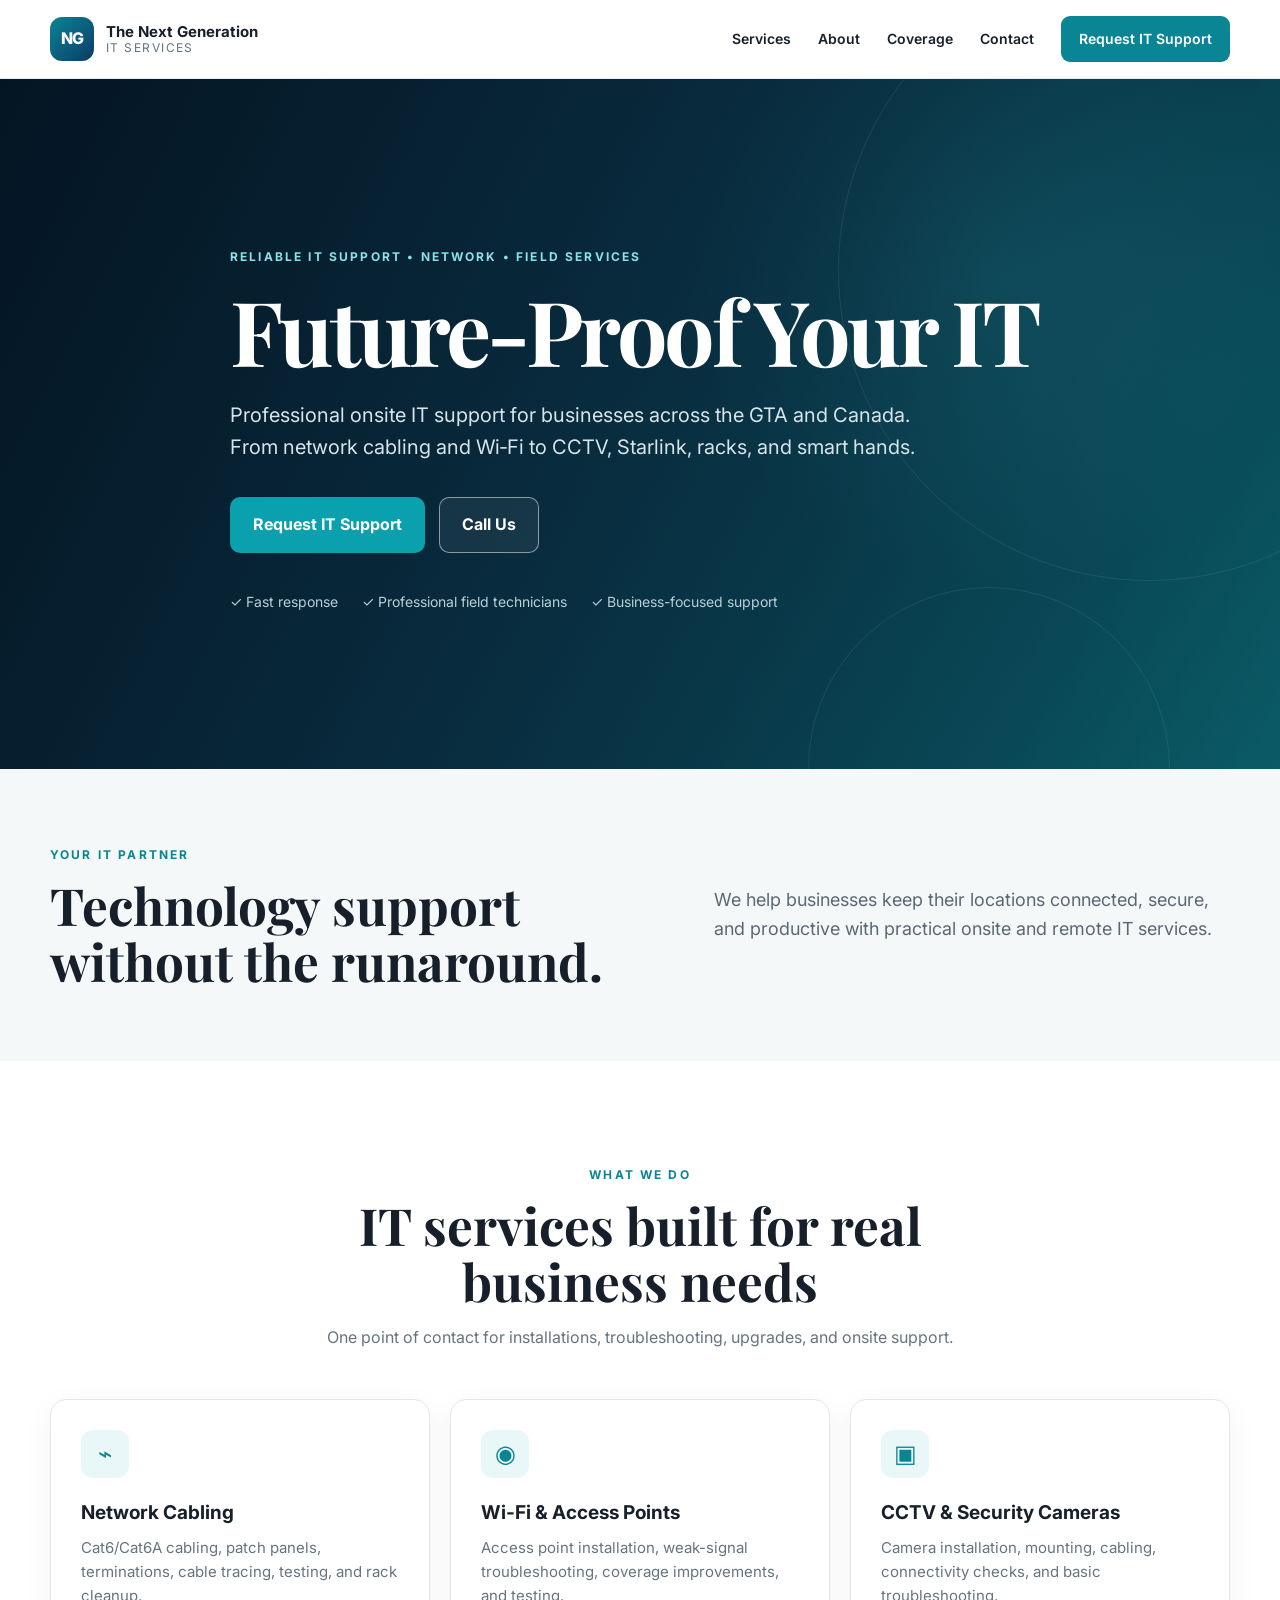
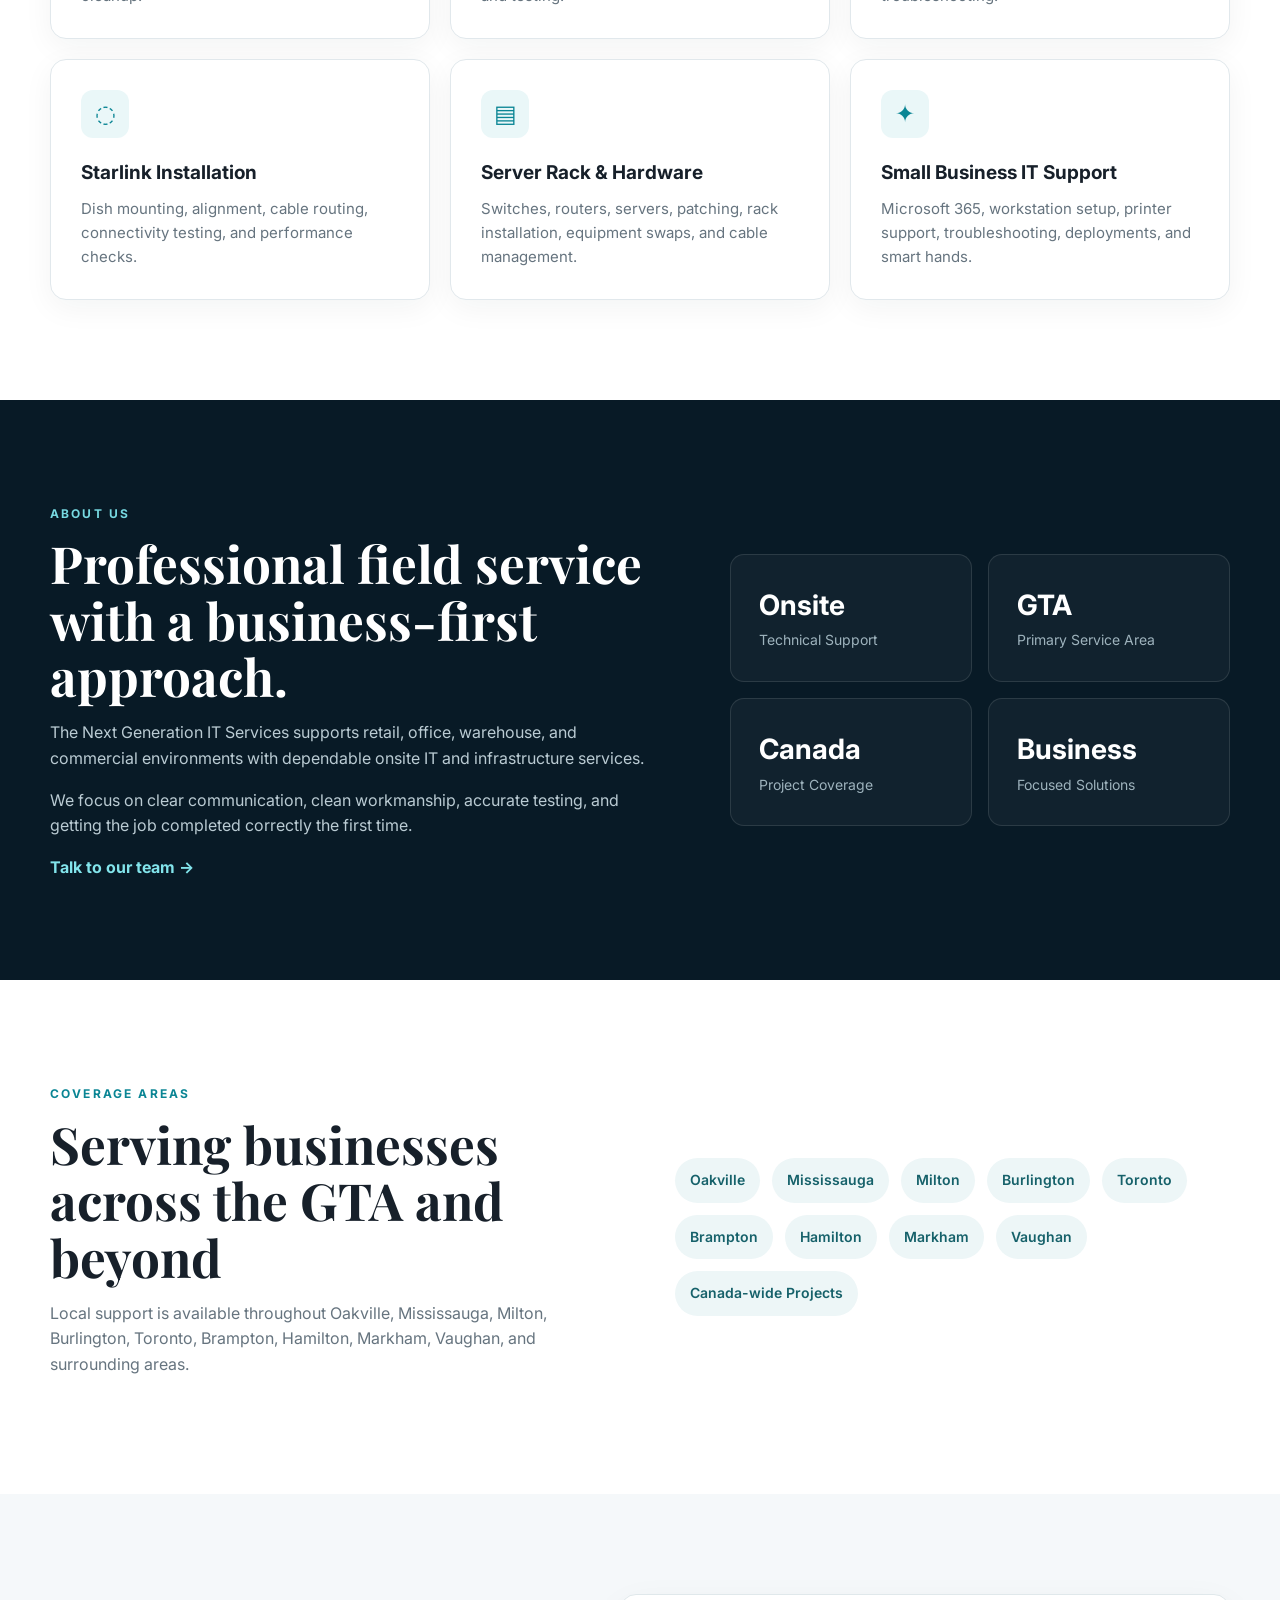
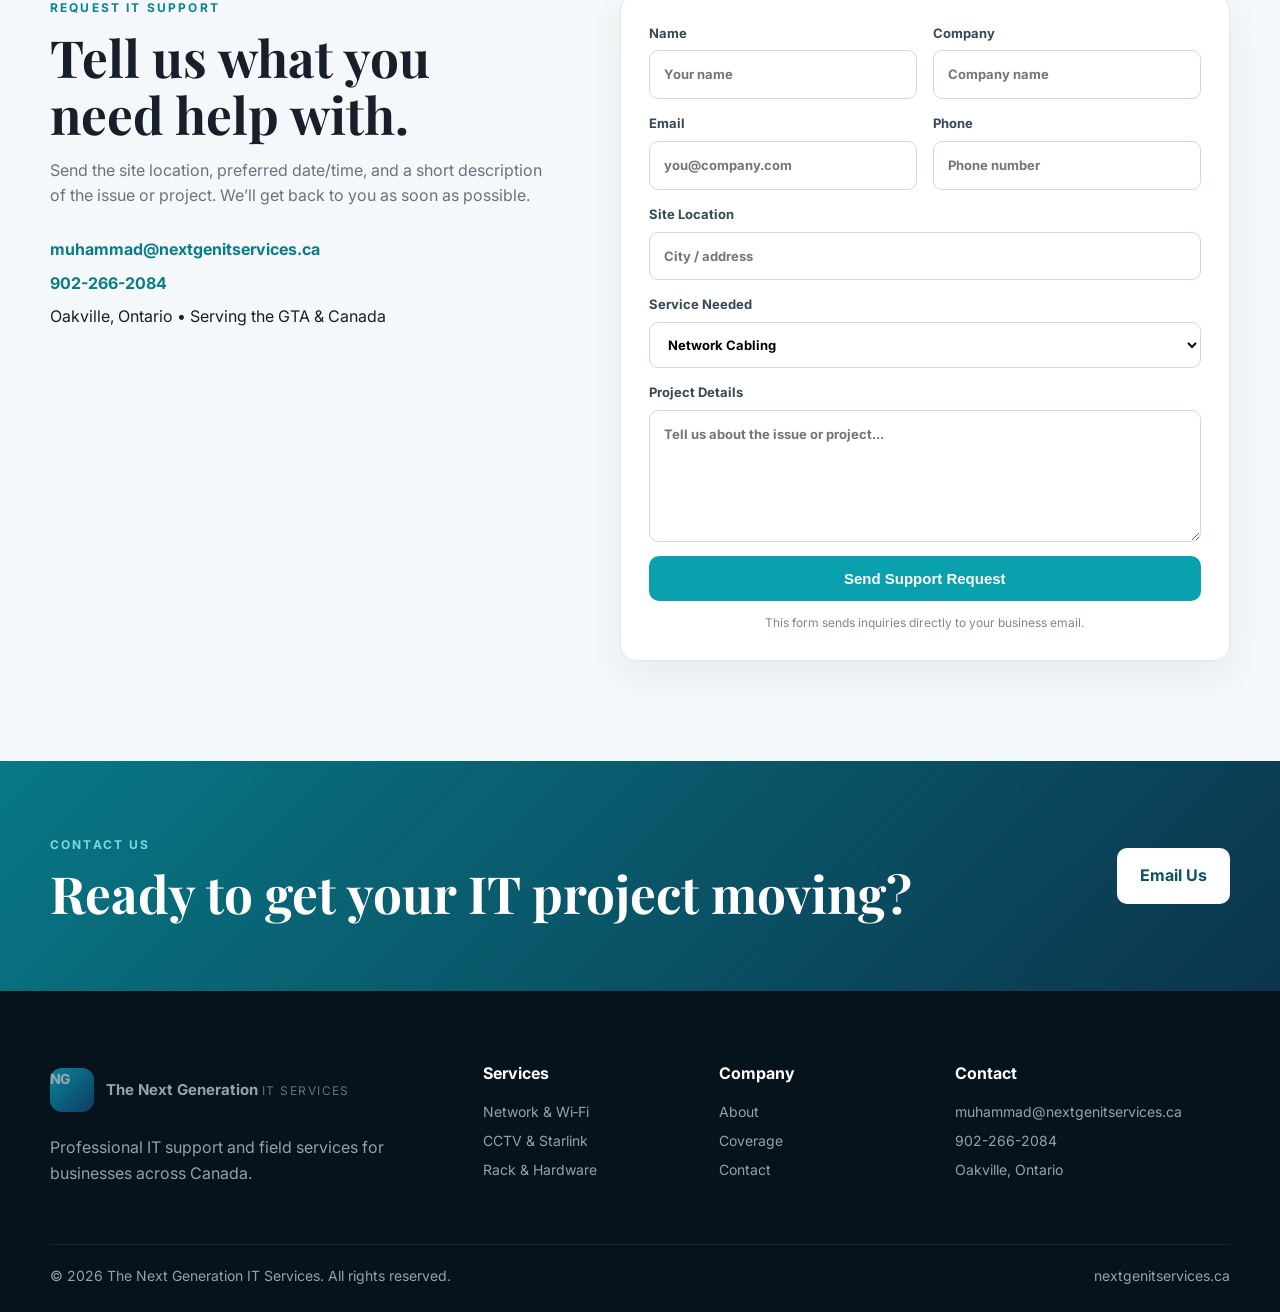
<file: index.html>
<!DOCTYPE html>
<html lang="en">
<head>
  <meta charset="UTF-8" />
  <meta name="viewport" content="width=device-width, initial-scale=1.0" />
  <meta name="description" content="The Next Generation IT Services provides professional IT support, network cabling, Wi‑Fi, CCTV, Starlink, rack installation, and smart-hands services across the GTA and Canada." />
  <title>The Next Generation IT Services</title>
  <link rel="preconnect" href="https://fonts.googleapis.com">
  <link rel="preconnect" href="https://fonts.gstatic.com" crossorigin>
  <link href="https://fonts.googleapis.com/css2?family=Inter:wght@400;500;600;700&family=Playfair+Display:wght@600;700&display=swap" rel="stylesheet">
  <link rel="stylesheet" href="styles.css" />
</head>
<body>
  <header class="site-header">
    <div class="container nav-wrap">
      <a class="brand" href="#home" aria-label="The Next Generation IT Services home">
        <span class="brand-mark">NG</span>
        <span class="brand-text">
          <strong>The Next Generation</strong>
          <small>IT Services</small>
        </span>
      </a>

      <button class="menu-toggle" aria-label="Open menu" aria-expanded="false">☰</button>

      <nav class="nav" aria-label="Primary navigation">
        <a href="#services">Services</a>
        <a href="#about">About</a>
        <a href="#coverage">Coverage</a>
        <a href="#contact">Contact</a>
        <a class="nav-cta" href="#support">Request IT Support</a>
      </nav>
    </div>
  </header>

  <main>
    <section id="home" class="hero">
      <div class="hero-overlay"></div>
      <div class="container hero-content">
        <p class="eyebrow">Reliable IT Support • Network • Field Services</p>
        <h1>Future‑Proof Your IT</h1>
        <p class="hero-copy">
          Professional onsite IT support for businesses across the GTA and Canada.
          From network cabling and Wi‑Fi to CCTV, Starlink, racks, and smart hands.
        </p>
        <div class="hero-actions">
          <a class="btn btn-primary" href="#support">Request IT Support</a>
          <a class="btn btn-secondary" href="tel:+19022662084">Call Us</a>
        </div>
        <div class="trust-row">
          <span>✓ Fast response</span>
          <span>✓ Professional field technicians</span>
          <span>✓ Business-focused support</span>
        </div>
      </div>
    </section>

    <section class="intro-strip">
      <div class="container intro-grid">
        <div>
          <span class="section-kicker">Your IT Partner</span>
          <h2>Technology support without the runaround.</h2>
        </div>
        <p>
          We help businesses keep their locations connected, secure, and productive with
          practical onsite and remote IT services.
        </p>
      </div>
    </section>

    <section id="services" class="section">
      <div class="container">
        <div class="section-heading">
          <span class="section-kicker">What We Do</span>
          <h2>IT services built for real business needs</h2>
          <p>One point of contact for installations, troubleshooting, upgrades, and onsite support.</p>
        </div>

        <div class="services-grid">
          <article class="service-card">
            <div class="icon">⌁</div>
            <h3>Network Cabling</h3>
            <p>Cat6/Cat6A cabling, patch panels, terminations, cable tracing, testing, and rack cleanup.</p>
          </article>
          <article class="service-card">
            <div class="icon">◉</div>
            <h3>Wi‑Fi & Access Points</h3>
            <p>Access point installation, weak-signal troubleshooting, coverage improvements, and testing.</p>
          </article>
          <article class="service-card">
            <div class="icon">▣</div>
            <h3>CCTV & Security Cameras</h3>
            <p>Camera installation, mounting, cabling, connectivity checks, and basic troubleshooting.</p>
          </article>
          <article class="service-card">
            <div class="icon">◌</div>
            <h3>Starlink Installation</h3>
            <p>Dish mounting, alignment, cable routing, connectivity testing, and performance checks.</p>
          </article>
          <article class="service-card">
            <div class="icon">▤</div>
            <h3>Server Rack & Hardware</h3>
            <p>Switches, routers, servers, patching, rack installation, equipment swaps, and cable management.</p>
          </article>
          <article class="service-card">
            <div class="icon">✦</div>
            <h3>Small Business IT Support</h3>
            <p>Microsoft 365, workstation setup, printer support, troubleshooting, deployments, and smart hands.</p>
          </article>
        </div>
      </div>
    </section>

    <section id="about" class="section section-dark">
      <div class="container about-grid">
        <div class="about-panel">
          <span class="section-kicker light">About Us</span>
          <h2>Professional field service with a business-first approach.</h2>
          <p>
            The Next Generation IT Services supports retail, office, warehouse, and commercial
            environments with dependable onsite IT and infrastructure services.
          </p>
          <p>
            We focus on clear communication, clean workmanship, accurate testing, and getting the job
            completed correctly the first time.
          </p>
          <a class="text-link" href="#contact">Talk to our team →</a>
        </div>
        <div class="stats-grid">
          <div class="stat"><strong>Onsite</strong><span>Technical Support</span></div>
          <div class="stat"><strong>GTA</strong><span>Primary Service Area</span></div>
          <div class="stat"><strong>Canada</strong><span>Project Coverage</span></div>
          <div class="stat"><strong>Business</strong><span>Focused Solutions</span></div>
        </div>
      </div>
    </section>

    <section id="coverage" class="section">
      <div class="container coverage-grid">
        <div>
          <span class="section-kicker">Coverage Areas</span>
          <h2>Serving businesses across the GTA and beyond</h2>
          <p>
            Local support is available throughout Oakville, Mississauga, Milton, Burlington,
            Toronto, Brampton, Hamilton, Markham, Vaughan, and surrounding areas.
          </p>
        </div>
        <div class="area-cloud" aria-label="Coverage locations">
          <span>Oakville</span><span>Mississauga</span><span>Milton</span><span>Burlington</span>
          <span>Toronto</span><span>Brampton</span><span>Hamilton</span><span>Markham</span>
          <span>Vaughan</span><span>Canada-wide Projects</span>
        </div>
      </div>
    </section>

    <section id="support" class="section support-section">
      <div class="container support-grid">
        <div class="support-copy">
          <span class="section-kicker">Request IT Support</span>
          <h2>Tell us what you need help with.</h2>
          <p>
            Send the site location, preferred date/time, and a short description of the issue or project.
            We’ll get back to you as soon as possible.
          </p>
          <div class="contact-points">
            <a href="mailto:muhammad@nextgenitservices.ca">muhammad@nextgenitservices.ca</a>
            <a href="tel:+19022662084">902-266-2084</a>
            <span>Oakville, Ontario • Serving the GTA & Canada</span>
          </div>
        </div>

        <form class="support-form" action="https://formsubmit.co/muhammad@nextgenitservices.ca" method="POST">
          <input type="hidden" name="_subject" value="New IT Support Request - NextGen IT Services">
          <input type="hidden" name="_captcha" value="false">
          <div class="field-row">
            <label>
              Name
              <input type="text" name="name" required placeholder="Your name">
            </label>
            <label>
              Company
              <input type="text" name="company" placeholder="Company name">
            </label>
          </div>
          <div class="field-row">
            <label>
              Email
              <input type="email" name="email" required placeholder="you@company.com">
            </label>
            <label>
              Phone
              <input type="tel" name="phone" placeholder="Phone number">
            </label>
          </div>
          <label>
            Site Location
            <input type="text" name="location" placeholder="City / address">
          </label>
          <label>
            Service Needed
            <select name="service">
              <option>Network Cabling</option>
              <option>Wi‑Fi / Access Point</option>
              <option>CCTV / Security Camera</option>
              <option>Starlink Installation</option>
              <option>Server Rack / Hardware</option>
              <option>Small Business IT Support</option>
              <option>Other</option>
            </select>
          </label>
          <label>
            Project Details
            <textarea name="message" rows="5" required placeholder="Tell us about the issue or project..."></textarea>
          </label>
          <button class="btn btn-primary form-btn" type="submit">Send Support Request</button>
          <p class="form-note">This form sends inquiries directly to your business email.</p>
        </form>
      </div>
    </section>

    <section id="contact" class="contact-banner">
      <div class="container contact-banner-inner">
        <div>
          <span class="section-kicker light">Contact Us</span>
          <h2>Ready to get your IT project moving?</h2>
        </div>
        <a class="btn btn-light" href="mailto:muhammad@nextgenitservices.ca">Email Us</a>
      </div>
    </section>
  </main>

  <footer class="site-footer">
    <div class="container footer-grid">
      <div>
        <div class="brand footer-brand">
          <span class="brand-mark">NG</span>
          <span class="brand-text">
            <strong>The Next Generation</strong>
            <small>IT Services</small>
          </span>
        </div>
        <p>Professional IT support and field services for businesses across Canada.</p>
      </div>
      <div>
        <h4>Services</h4>
        <a href="#services">Network & Wi‑Fi</a>
        <a href="#services">CCTV & Starlink</a>
        <a href="#services">Rack & Hardware</a>
      </div>
      <div>
        <h4>Company</h4>
        <a href="#about">About</a>
        <a href="#coverage">Coverage</a>
        <a href="#contact">Contact</a>
      </div>
      <div>
        <h4>Contact</h4>
        <a href="mailto:muhammad@nextgenitservices.ca">muhammad@nextgenitservices.ca</a>
        <a href="tel:+19022662084">902-266-2084</a>
        <span>Oakville, Ontario</span>
      </div>
    </div>
    <div class="container footer-bottom">
      <span>© <span id="year"></span> The Next Generation IT Services. All rights reserved.</span>
      <span>nextgenitservices.ca</span>
    </div>
  </footer>

  <script src="script.js"></script>
</body>
</html>
</file>
<file: styles.css>
*{box-sizing:border-box}html{scroll-behavior:smooth}body{margin:0;font-family:Inter,Arial,sans-serif;color:#17202a;background:#fff;line-height:1.6}a{text-decoration:none;color:inherit}.container{width:min(1180px,calc(100% - 40px));margin:0 auto}.site-header{position:sticky;top:0;z-index:1000;background:rgba(255,255,255,.96);backdrop-filter:blur(12px);border-bottom:1px solid #e8edf1}.nav-wrap{height:78px;display:flex;align-items:center;justify-content:space-between}.brand{display:flex;align-items:center;gap:12px}.brand-mark{width:44px;height:44px;border-radius:12px;display:grid;place-items:center;background:linear-gradient(135deg,#0a8594,#0d3b66);color:white;font-weight:800;letter-spacing:-1px}.brand-text{display:flex;flex-direction:column;line-height:1.15}.brand-text strong{font-size:15px}.brand-text small{font-size:12px;color:#647381;letter-spacing:.12em;text-transform:uppercase}.nav{display:flex;align-items:center;gap:27px;font-size:14px;font-weight:600}.nav a:hover{color:#0a8594}.nav-cta{padding:12px 18px;border-radius:9px;background:#0a8594;color:#fff!important}.menu-toggle{display:none;border:0;background:none;font-size:28px}.hero{position:relative;min-height:690px;display:flex;align-items:center;overflow:hidden;background:
linear-gradient(115deg,rgba(4,20,34,.96) 0%,rgba(8,41,60,.87) 46%,rgba(8,89,102,.45) 100%),
radial-gradient(circle at 78% 28%,rgba(68,210,218,.36),transparent 28%),
linear-gradient(135deg,#071b2b,#0c5d67)}.hero:before,.hero:after{content:"";position:absolute;border:1px solid rgba(255,255,255,.08);border-radius:50%}.hero:before{width:620px;height:620px;right:-180px;top:-120px}.hero:after{width:360px;height:360px;right:110px;bottom:-180px}.hero-content{position:relative;z-index:2;color:#fff;max-width:820px}.eyebrow,.section-kicker{display:inline-block;text-transform:uppercase;letter-spacing:.18em;font-weight:700;font-size:12px;color:#0a8594}.eyebrow{color:#8ce2e8;margin-bottom:20px}.hero h1{font-family:"Playfair Display",serif;font-size:clamp(52px,7vw,92px);line-height:.98;margin:0 0 25px;letter-spacing:-.04em}.hero-copy{font-size:20px;max-width:710px;color:#d7e5ea;margin-bottom:34px}.hero-actions{display:flex;gap:14px;flex-wrap:wrap}.btn{display:inline-flex;align-items:center;justify-content:center;padding:14px 22px;border-radius:10px;font-weight:700;border:1px solid transparent;transition:.2s}.btn:hover{transform:translateY(-2px)}.btn-primary{background:#0aa0ad;color:#fff}.btn-secondary{border-color:rgba(255,255,255,.5);color:#fff;background:rgba(255,255,255,.06)}.trust-row{display:flex;gap:24px;flex-wrap:wrap;margin-top:38px;color:#bad0d8;font-size:14px}.intro-strip{padding:72px 0;background:#f4f8f9}.intro-grid{display:grid;grid-template-columns:1.15fr 1fr;gap:70px;align-items:center}.intro-grid h2,.section-heading h2,.about-panel h2,.coverage-grid h2,.support-copy h2,.contact-banner h2{font-family:"Playfair Display",serif;font-size:clamp(34px,4vw,52px);line-height:1.1;margin:10px 0 0}.intro-grid p{font-size:18px;color:#5a6874}.section{padding:100px 0}.section-heading{text-align:center;max-width:760px;margin:0 auto 48px}.section-heading p{color:#66747f}.services-grid{display:grid;grid-template-columns:repeat(3,1fr);gap:20px}.service-card{padding:30px;border:1px solid #e1e8ec;border-radius:16px;background:#fff;box-shadow:0 8px 30px rgba(14,36,48,.05);transition:.2s}.service-card:hover{transform:translateY(-4px);box-shadow:0 14px 38px rgba(14,36,48,.09)}.icon{width:48px;height:48px;border-radius:12px;background:#eaf7f8;color:#0a8594;display:grid;place-items:center;font-size:24px;margin-bottom:20px}.service-card h3{margin:0 0 8px;font-size:19px}.service-card p{margin:0;color:#66747f;font-size:15px}.section-dark{background:#081a26;color:white}.about-grid{display:grid;grid-template-columns:1.2fr 1fr;gap:80px;align-items:center}.section-kicker.light{color:#77d9e1}.about-panel p{color:#bacbd3}.text-link{color:#82e4eb;font-weight:700}.stats-grid{display:grid;grid-template-columns:repeat(2,1fr);gap:16px}.stat{border:1px solid rgba(255,255,255,.11);background:rgba(255,255,255,.04);padding:28px;border-radius:14px}.stat strong{display:block;font-size:28px;color:#fff}.stat span{font-size:14px;color:#9eb3bd}.coverage-grid{display:grid;grid-template-columns:1fr 1fr;gap:70px;align-items:center}.coverage-grid p{color:#66747f}.area-cloud{display:flex;gap:12px;flex-wrap:wrap}.area-cloud span{padding:11px 15px;background:#edf6f7;color:#16616a;border-radius:999px;font-weight:600;font-size:14px}.support-section{background:#f5f8fa}.support-grid{display:grid;grid-template-columns:.9fr 1.1fr;gap:70px}.support-copy p{color:#66747f}.contact-points{display:flex;flex-direction:column;gap:8px;margin-top:28px}.contact-points a{font-weight:700;color:#087d89}.support-form{background:white;border:1px solid #e0e8eb;padding:28px;border-radius:16px;box-shadow:0 14px 38px rgba(14,36,48,.06)}.field-row{display:grid;grid-template-columns:1fr 1fr;gap:16px}.support-form label{display:flex;flex-direction:column;gap:7px;font-size:13px;font-weight:700;color:#374854;margin-bottom:14px}.support-form input,.support-form select,.support-form textarea{width:100%;padding:13px 14px;border:1px solid #ced9df;border-radius:9px;font:inherit;background:#fff;outline:none}.support-form input:focus,.support-form select:focus,.support-form textarea:focus{border-color:#0a8594;box-shadow:0 0 0 3px rgba(10,133,148,.11)}.form-btn{width:100%;border:0;cursor:pointer;font-size:15px}.form-note{text-align:center;color:#7a8994;font-size:12px;margin:12px 0 0}.contact-banner{background:linear-gradient(135deg,#087885,#0b344d);color:#fff;padding:70px 0}.contact-banner-inner{display:flex;align-items:center;justify-content:space-between;gap:30px}.contact-banner h2{margin-top:8px}.btn-light{background:#fff;color:#0b5360}.site-footer{background:#06131c;color:#d6e0e5;padding:70px 0 24px}.footer-grid{display:grid;grid-template-columns:2fr 1fr 1fr 1.4fr;gap:40px}.footer-brand{margin-bottom:16px}.site-footer p{color:#8fa2ad;max-width:390px}.site-footer h4{margin:0 0 14px;color:#fff}.site-footer a,.site-footer span{display:block;color:#91a3ad;font-size:14px;margin:7px 0}.footer-bottom{border-top:1px solid rgba(255,255,255,.08);margin-top:42px;padding-top:20px;display:flex;justify-content:space-between;gap:20px}.footer-bottom span{margin:0}.footer-bottom #year{display:inline}

@media (max-width:900px){
  .menu-toggle{display:block}.nav{position:absolute;top:78px;left:0;right:0;background:#fff;display:none;flex-direction:column;align-items:stretch;padding:20px;border-bottom:1px solid #e4eaee}.nav.open{display:flex}.nav a{padding:10px}.hero{min-height:620px}.intro-grid,.about-grid,.coverage-grid,.support-grid{grid-template-columns:1fr;gap:40px}.services-grid{grid-template-columns:repeat(2,1fr)}.footer-grid{grid-template-columns:1fr 1fr}.contact-banner-inner{align-items:flex-start;flex-direction:column}
}
@media (max-width:600px){
  .container{width:min(100% - 28px,1180px)}.site-header .brand-text strong{font-size:13px}.hero{min-height:610px}.hero h1{font-size:50px}.hero-copy{font-size:17px}.trust-row{gap:10px;flex-direction:column}.section{padding:72px 0}.services-grid,.stats-grid,.field-row,.footer-grid{grid-template-columns:1fr}.intro-strip{padding:55px 0}.footer-bottom{flex-direction:column}
}
</file>
